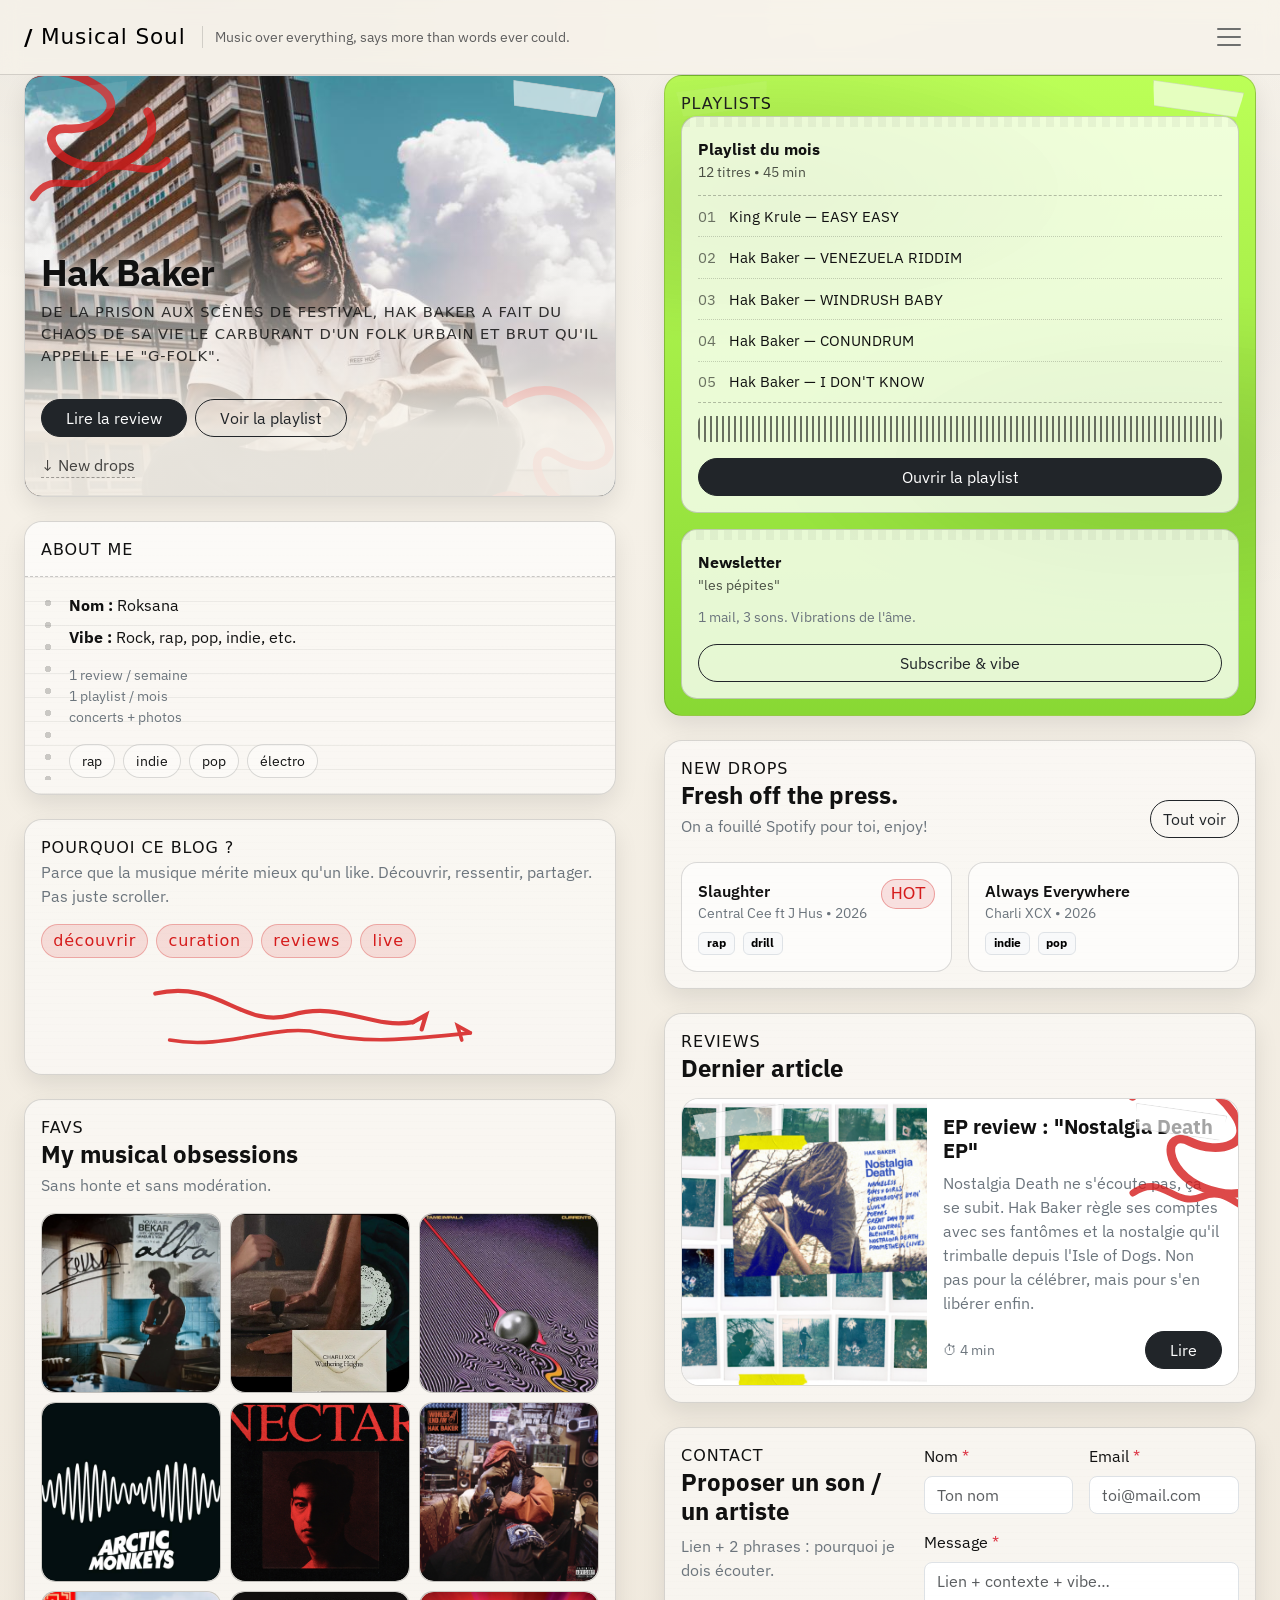
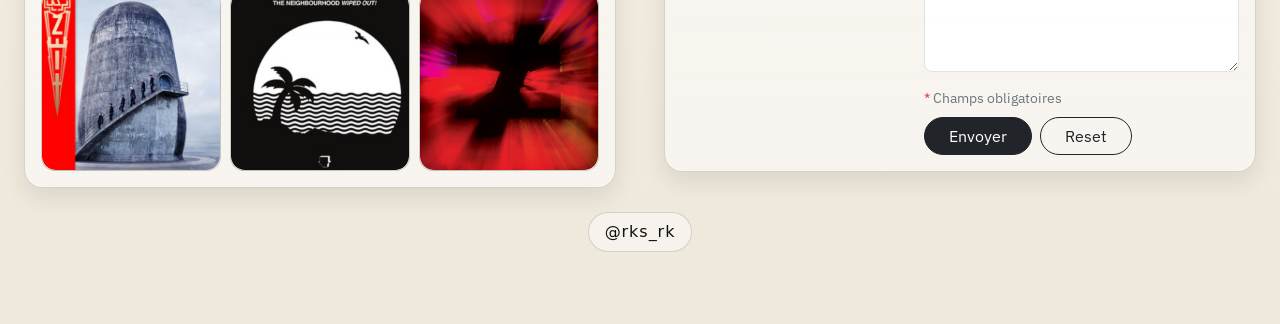
<file: index.html>
<!DOCTYPE html>
<html lang="fr">
<head>
  <meta charset="utf-8" />
  <meta name="viewport" content="width=device-width, initial-scale=1" />

  <title>Musical Soul — blog musique</title>
  <meta name="description" content="Musical Soul — un blog musique indépendant : reviews, playlists, nouveautés et concerts. Pas de comm', juste des sons." />

  <meta property="og:title" content="Musical Soul — blog musique" />
  <meta property="og:description" content="Parce que la musique mérite mieux qu'un like." />
  <meta property="og:type" content="website" />
  <meta property="og:image" content="img/og-cover.jpg" />
  <meta property="og:url" content="https://tonpseudo.github.io/tape-zine/" />

  <link href="https://cdn.jsdelivr.net/npm/bootstrap@5.3.3/dist/css/bootstrap.min.css" rel="stylesheet">
  <link rel="preconnect" href="https://fonts.googleapis.com">
  <link rel="preconnect" href="https://fonts.gstatic.com" crossorigin>
  <link href="https://fonts.googleapis.com/css2?family=Permanent+Marker&family=IBM+Plex+Sans:wght@300;400;600;700&display=swap" rel="stylesheet">
  <link rel="stylesheet" href="project.css" />
</head>

<body class="zine-bg">

  <div class="taplink-wrap mx-auto">

    <header class="zine-top sticky-top">
      <nav class="navbar py-3">
        <div class="container-fluid px-3 px-md-4">
          <a class="navbar-brand d-flex align-items-center gap-2" href="index.html">
            <span class="brand-slash">/</span>
            <span class="brand-name">Musical Soul</span>
            <span class="brand-sub d-none d-md-inline">Music over everything, says more than words ever could.</span>
          </a>

          <button class="navbar-toggler border-0 zine-burger" type="button"
                  data-bs-toggle="offcanvas" data-bs-target="#navDrawer" aria-controls="navDrawer"
                  aria-label="Ouvrir le menu">
            <span class="navbar-toggler-icon"></span>
          </button>

          <div class="offcanvas offcanvas-end" tabindex="-1" id="navDrawer" aria-labelledby="navDrawerLabel">
            <div class="offcanvas-header">
              <h5 class="offcanvas-title" id="navDrawerLabel">Menu</h5>
              <button type="button" class="btn-close" data-bs-dismiss="offcanvas" aria-label="Fermer"></button>
            </div>
            <div class="offcanvas-body">
              <div class="d-grid gap-2">
                <a class="btn btn-outline-dark rounded-pill" href="index.html" data-bs-dismiss="offcanvas">Accueil</a>
                <a class="btn btn-dark rounded-pill" href="index3.html" data-bs-dismiss="offcanvas">Drops</a>
                <a class="btn btn-outline-dark rounded-pill" href="#reviews" data-bs-dismiss="offcanvas">Reviews</a>
                <a class="btn btn-outline-dark rounded-pill" href="index2.html" data-bs-dismiss="offcanvas">Playlist</a>
                <a class="btn btn-outline-dark rounded-pill" href="#contact" data-bs-dismiss="offcanvas">Contact</a>
              </div>
            </div>
          </div>

        </div>
      </nav>
    </header>

    <main class="px-3 px-md-4 pb-4 pb-md-5">

      <div class="row g-4 g-md-5">

        <!-- Colonne de gauche -->
        <div class="col-lg-6">

          <section class="zcard poster taped reveal">
            <div class="poster-media">
              <img src="hak-portrait.jpg" alt="Hak Baker, artiste folk urbain britannique" class="poster-img">
              <div class="poster-scribble s1" aria-hidden="true"></div>
              <div class="poster-scribble s2" aria-hidden="true"></div>
            </div>

            <div class="poster-overlay">
              <h1 class="title">Hak Baker</h1>
              <p class="marker small">
                De la prison aux scènes de festival, Hak Baker a fait du chaos de sa vie le carburant d'un folk urbain et brut qu'il appelle le "G-folk".
              </p>
              <div class="d-flex gap-2 flex-wrap mt-3">
                <a class="btn btn-dark rounded-pill px-4" href="#reviews">Lire la review</a>
                <a class="btn btn-outline-dark rounded-pill px-4" href="#playlists">Voir la playlist</a>
              </div>
              <a class="mini-btn mt-3" href="#drops">↓ New drops</a>
            </div>
          </section>

          <section class="zcard notebook reveal delay-1 mt-4">
            <div class="notebook-title">
              <span class="marker">ABOUT ME</span>
            </div>
            <div class="notebook-page">
              <div class="notebook-spiral" aria-hidden="true"></div>
              <div class="notebook-content">
                <p class="mb-2"><span class="k">Nom :</span> Roksana</p>
                <p class="mb-3"><span class="k">Vibe :</span> Rock, rap, pop, indie, etc.</p>
                <ul class="small text-secondary mb-3">
                  <li>1 review / semaine</li>
                  <li>1 playlist / mois</li>
                  <li>concerts + photos</li>
                </ul>
                <div class="d-flex flex-wrap gap-2">
                  <span class="chip">rap</span>
                  <span class="chip">indie</span>
                  <span class="chip">pop</span>
                  <span class="chip">électro</span>
                </div>
              </div>
            </div>
          </section>

          <section class="zcard why reveal delay-2 mt-4">
            <div class="marker">Pourquoi ce blog ?</div>
            <p class="text-secondary mb-3">
              Parce que la musique mérite mieux qu'un like. Découvrir, ressentir, partager. Pas juste scroller.
            </p>
            <div class="why-badges">
              <span class="why-pill">découvrir</span>
              <span class="why-pill">curation</span>
              <span class="why-pill">reviews</span>
              <span class="why-pill">live</span>
            </div>
            <div class="why-arrows" aria-hidden="true"></div>
          </section>

          <!-- FAVS -->
          <section id="cases" class="zcard reveal delay-2 mt-4">
            <div class="d-flex align-items-end justify-content-between gap-3 flex-wrap">
              <div>
                <div class="marker">FAVS</div>
                <h2 class="h4 fw-bold mb-1">My musical obsessions</h2>
                <p class="text-secondary mb-0">Sans honte et sans modération.</p>
              </div>
            </div>
            <div class="cases-grid mt-3">
              <div class="case-tile"><img src="img.jpg" alt="Pochette d'album — sélection musicale"></div>
              <div class="case-tile"><img src="img1.jpg" alt="Pochette d'album — sélection musicale"></div>
              <div class="case-tile"><img src="img2.jpg" alt="Pochette d'album — sélection musicale"></div>
              <div class="case-tile"><img src="img3.jpg" alt="Pochette d'album — sélection musicale"></div>
              <div class="case-tile"><img src="img4.jpg" alt="Pochette d'album — sélection musicale"></div>
              <div class="case-tile"><img src="img5.jpg" alt="Pochette d'album — sélection musicale"></div>
              <div class="case-tile"><img src="img6.jpg" alt="Pochette d'album — sélection musicale"></div>
              <div class="case-tile"><img src="img10.jpg" alt="Pochette d'album — sélection musicale"></div>
              <div class="case-tile"><img src="img8.jpg" alt="Pochette d'album — sélection musicale"></div>
            </div>
          </section>

        </div>

        <!-- Colonne de droite -->
        <div class="col-lg-6">

          <section id="playlists" class="zcard green taped reveal">
            <div class="marker">PLAYLISTS</div>
            <div class="receipt lift">
              <div class="receipt-top">
                <div class="receipt-title">Playlist du mois</div>
                <div class="receipt-sub">12 titres • 45 min</div>
              </div>
              <ol class="receipt-list">
                <li><span>01</span><span>King Krule — EASY EASY</span></li>
                <li><span>02</span><span>Hak Baker — VENEZUELA RIDDIM</span></li>
                <li><span>03</span><span>Hak Baker — WINDRUSH BABY</span></li>
                <li><span>04</span><span>Hak Baker — CONUNDRUM</span></li>
                <li><span>05</span><span>Hak Baker — I DON'T KNOW</span></li>
              </ol>
              <div class="barcode" aria-hidden="true"></div>
              <a class="btn btn-dark rounded-pill w-100 mt-3" href="index2.html">Ouvrir la playlist</a>
            </div>

            <div class="receipt lift mt-3">
              <div class="receipt-top">
                <div class="receipt-title">Newsletter</div>
                <div class="receipt-sub">"les pépites"</div>
              </div>
              <div class="small text-secondary">
                1 mail, 3 sons. Vibrations de l'âme.
              </div>
              <div class="d-grid mt-3">
                <a class="btn btn-outline-dark rounded-pill" href="#contact">Subscribe &amp; vibe</a>
              </div>
            </div>
          </section>

          <!-- DROPS -->
          <section id="drops" class="zcard reveal delay-1 mt-4">
            <div class="d-flex align-items-end justify-content-between gap-3 flex-wrap">
              <div>
                <div class="marker">NEW DROPS</div>
                <h2 class="h4 fw-bold mb-1">Fresh off the press.</h2>
                <p class="text-secondary mb-0">On a fouillé Spotify pour toi, enjoy!</p>
              </div>
              <a class="btn btn-outline-dark rounded-pill" href="index3.html">Tout voir</a>
            </div>

            <div class="row g-3 mt-2">
              <div class="col-md-6">
                <article class="paper lift">
                  <div class="paper-body">
                    <div class="d-flex justify-content-between align-items-start gap-2">
                      <div>
                        <div class="fw-semibold">Slaughter</div>
                        <div class="small text-secondary">Central Cee ft J Hus • 2026</div>
                      </div>
                      <span class="sticker"
                            data-bs-toggle="tooltip"
                            data-bs-placement="top"
                            title="Drop de la semaine sélectionné par la rédac">HOT</span>
                    </div>
                    <div class="d-flex gap-2 flex-wrap mt-2">
                      <span class="badge text-bg-light border">rap</span>
                      <span class="badge text-bg-light border">drill</span>
                    </div>
                  </div>
                </article>
              </div>

              <div class="col-md-6">
                <article class="paper lift">
                  <div class="paper-body">
                    <div class="fw-semibold">Always Everywhere</div>
                    <div class="small text-secondary">Charli XCX • 2026</div>
                    <div class="d-flex gap-2 flex-wrap mt-2">
                      <span class="badge text-bg-light border">indie</span>
                      <span class="badge text-bg-light border">pop</span>
                    </div>
                  </div>
                </article>
              </div>
            </div>
          </section>

          <!-- REVIEWS -->
          <section id="reviews" class="zcard reveal delay-2 mt-4">
            <div class="marker">REVIEWS</div>
            <h2 class="h4 fw-bold mb-3">Dernier article</h2>

            <article class="post lift taped">
              <div class="post-grid">
                <div class="post-cover">
                  <img src="post1.jpg" class="w-100 h-100 object-fit-cover" alt="Pochette du Nostalgia Death EP de Hak Baker">
                </div>
                <div class="post-content">
                  <h3 class="h5 fw-bold mb-2">EP review : "Nostalgia Death EP"</h3>
                  <p class="text-secondary mb-3">
                    Nostalgia Death ne s'écoute pas, ça se subit. Hak Baker règle ses comptes avec ses fantômes et la nostalgie qu'il trimballe depuis l'Isle of Dogs. Non pas pour la célébrer, mais pour s'en libérer enfin.
                  </p>
                  <div class="d-flex justify-content-between align-items-center flex-wrap gap-2">
                    <span class="small text-secondary">⏱ 4 min</span>
                    <a class="btn btn-dark rounded-pill px-4" href="#">Lire</a>
                  </div>
                </div>
              </div>
              <div class="poster-scribble s3" aria-hidden="true"></div>
            </article>
          </section>

          <!-- CONTACT -->
          <section id="contact" class="zcard reveal delay-2 mt-4">
            <div class="row g-4 align-items-start">
              <div class="col-lg-5">
                <div class="marker">CONTACT</div>
                <h2 class="h4 fw-bold mb-2">Proposer un son / un artiste</h2>
                <p class="text-secondary mb-0">Lien + 2 phrases : pourquoi je dois écouter.</p>
              </div>

              <div class="col-lg-7">
                <form class="row g-3" novalidate>

                  <div class="col-md-6">
                    <label class="form-label" for="contact-nom">
                      Nom <span aria-hidden="true" class="text-danger">*</span>
                    </label>
                    <input class="form-control rounded-3" type="text" id="contact-nom" name="nom"
                      placeholder="Ton nom" required aria-required="true" />
                    <div class="invalid-feedback">Merci d'indiquer ton nom.</div>
                  </div>

                  <div class="col-md-6">
                    <label class="form-label" for="contact-email">
                      Email <span aria-hidden="true" class="text-danger">*</span>
                    </label>
                    <input class="form-control rounded-3" type="email" id="contact-email" name="email"
                      placeholder="toi@mail.com" required aria-required="true" />
                    <div class="invalid-feedback">Adresse email invalide ou manquante.</div>
                  </div>

                  <div class="col-12">
                    <label class="form-label" for="contact-message">
                      Message <span aria-hidden="true" class="text-danger">*</span>
                    </label>
                    <textarea class="form-control rounded-3" id="contact-message" name="message"
                      rows="4" placeholder="Lien + contexte + vibe…" required aria-required="true"></textarea>
                    <div class="invalid-feedback">Le message ne peut pas être vide.</div>
                  </div>

                  <div class="col-12">
                    <p class="small text-secondary mb-2">
                      <span aria-hidden="true" class="text-danger">*</span> Champs obligatoires
                    </p>
                    <div class="d-flex gap-2 flex-wrap">
                      <button type="submit" class="btn btn-dark rounded-pill px-4"
                        data-bs-toggle="tooltip" data-bs-placement="top"
                        title="Ton message sera traité sous 48h">
                        Envoyer
                      </button>
                      <button type="reset" class="btn btn-outline-dark rounded-pill px-4">Reset</button>
                    </div>
                  </div>

                </form>
              </div>
            </div>
          </section>

        </div>
      </div>

      <footer class="py-4 text-center">
        <div class="handle">@rks_rk</div>
      </footer>

    </main>
  </div>

  <script src="https://cdn.jsdelivr.net/npm/bootstrap@5.3.3/dist/js/bootstrap.bundle.min.js"></script>
  <script>
    const tooltipEls = document.querySelectorAll('[data-bs-toggle="tooltip"]');
    tooltipEls.forEach(el => new bootstrap.Tooltip(el));

    const form = document.querySelector('form');
    form.addEventListener('submit', function (e) {
      if (!form.checkValidity()) {
        e.preventDefault();
        e.stopPropagation();
      }
      form.classList.add('was-validated');
    });
  </script>

</body>
</html>
</file>
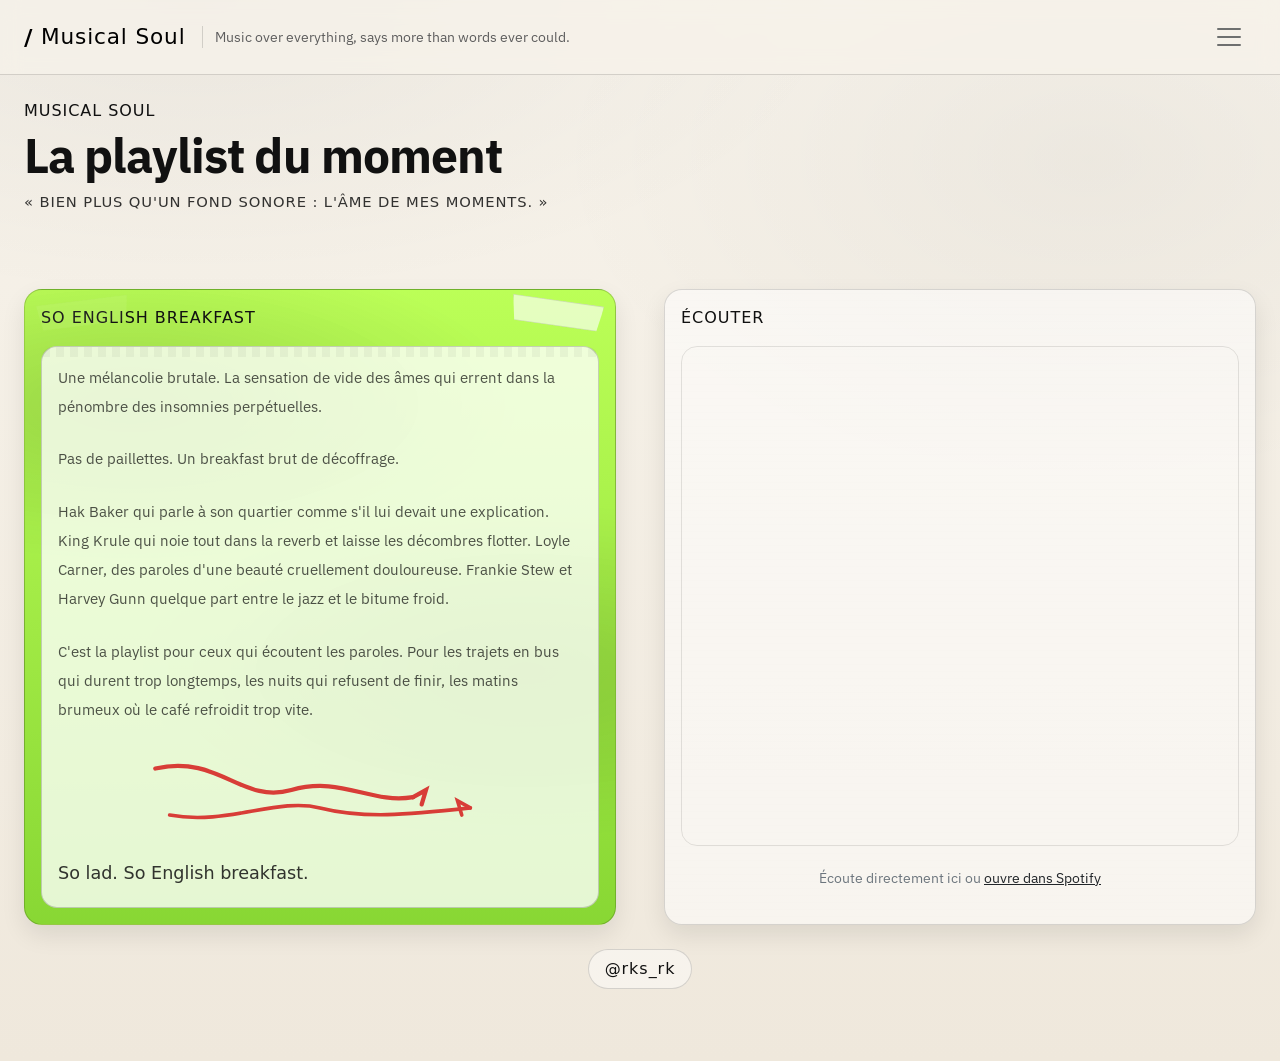
<file: index2.html>
<!doctype html>
<html lang="fr">
<head>
  <meta charset="utf-8" />
  <meta name="viewport" content="width=device-width, initial-scale=1" />

  <title>Musical Soul — Playlist</title>
  <meta name="description" content="La playlist du moment sélectionnée par Musical Soul — écoute, ressens, découvre." />

  <meta property="og:title" content="Musical Soul — Playlist" />
  <meta property="og:description" content="La playlist du moment sélectionnée par Musical Soul." />
  <meta property="og:type" content="website" />
  <meta property="og:image" content="img/og-cover.jpg" />
  <meta property="og:url" content="https://tonpseudo.github.io/tape-zine/index2.html" />

  <link href="https://cdn.jsdelivr.net/npm/bootstrap@5.3.3/dist/css/bootstrap.min.css" rel="stylesheet">
  <link rel="preconnect" href="https://fonts.googleapis.com">
  <link rel="preconnect" href="https://fonts.gstatic.com" crossorigin>
  <link href="https://fonts.googleapis.com/css2?family=Permanent+Marker&family=IBM+Plex+Sans:wght@300;400;600;700&display=swap" rel="stylesheet">
  <link rel="stylesheet" href="project.css" />
</head>

<body class="zine-bg">

  <div class="taplink-wrap">

    <header class="zine-top sticky-top">
      <nav class="navbar py-3">
        <div class="container-fluid px-3 px-md-4">
          <a class="navbar-brand d-flex align-items-center gap-2" href="index.html">
            <span class="brand-slash">/</span>
            <span class="brand-name">Musical Soul</span>
            <span class="brand-sub d-none d-md-inline">Music over everything, says more than words ever could.</span>
          </a>

          <button class="navbar-toggler border-0 zine-burger" type="button"
                  data-bs-toggle="offcanvas" data-bs-target="#navDrawer" aria-controls="navDrawer"
                  aria-label="Ouvrir le menu">
            <span class="navbar-toggler-icon"></span>
          </button>

          <div class="offcanvas offcanvas-end" tabindex="-1" id="navDrawer" aria-labelledby="navDrawerLabel">
            <div class="offcanvas-header">
              <h5 class="offcanvas-title" id="navDrawerLabel">Menu</h5>
              <button type="button" class="btn-close" data-bs-dismiss="offcanvas" aria-label="Fermer"></button>
            </div>
            <div class="offcanvas-body">
              <div class="d-grid gap-2">
                <a class="btn btn-outline-dark rounded-pill" href="index.html" data-bs-dismiss="offcanvas">Accueil</a>
                <a class="btn btn-outline-dark rounded-pill" href="index3.html" data-bs-dismiss="offcanvas">Drops</a>
                <a class="btn btn-outline-dark rounded-pill" href="index.html#reviews" data-bs-dismiss="offcanvas">Reviews</a>
                <a class="btn btn-dark rounded-pill" href="index2.html" data-bs-dismiss="offcanvas">Playlist</a>
                <a class="btn btn-outline-dark rounded-pill" href="index.html#contact" data-bs-dismiss="offcanvas">Contact</a>
              </div>
            </div>
          </div>

        </div>
      </nav>
    </header>

    <main class="px-3 px-md-4 pb-4 pb-md-5">

      <div class="pt-4 pb-2 reveal">
        <div class="marker">Musical Soul</div>
        <h1 class="playlist-title">La playlist du moment</h1>
        <p class="marker small">« Bien plus qu'un fond sonore : l'âme de mes moments. »</p>
      </div>

      <div class="row g-4 g-md-5 mt-1">

        <!-- Colonne de gauche -->
        <div class="col-lg-6">
          <section class="zcard green taped reveal h-100">
            <div class="marker mb-3">So English Breakfast</div>

            <div class="receipt receipt-playlist">
              <p class="mb-4">
                Une mélancolie brutale. La sensation de vide des âmes qui errent dans la pénombre des insomnies perpétuelles.
              </p>
              <p class="mb-4">
                Pas de paillettes. Un breakfast brut de décoffrage.
              </p>
              <p class="mb-4">
                Hak Baker qui parle à son quartier comme s'il lui devait une explication. King Krule qui noie tout dans la reverb et laisse les décombres flotter. Loyle Carner, des paroles d'une beauté cruellement douloureuse. Frankie Stew et Harvey Gunn quelque part entre le jazz et le bitume froid.
              </p>
              <p class="mb-4">
                C'est la playlist pour ceux qui écoutent les paroles. Pour les trajets en bus qui durent trop longtemps, les nuits qui refusent de finir, les matins brumeux où le café refroidit trop vite.
              </p>
              <div class="why-arrows mb-4" aria-hidden="true"></div>
              <p class="playlist-signature mb-0">So lad. So English breakfast.</p>
            </div>
          </section>
        </div>

        <!-- Colonne de droite -->
        <div class="col-lg-6">
          <section class="zcard reveal delay-1 h-100">
            <div class="marker mb-3">ÉCOUTER</div>

            <iframe
              id="spotify-player"
              src="https://open.spotify.com/embed/playlist/4mygQTchxKr0xChLAaRm3v?utm_source=generator"
              width="100%"
              height="500"
              frameborder="0"
              allowfullscreen=""
              allow="autoplay; clipboard-write; encrypted-media; fullscreen; picture-in-picture"
              loading="lazy"
              title="So lad so English breakfast — Musical Soul"
              class="spotify-embed">
            </iframe>

            <p class="small text-secondary mt-3 mb-0 text-center">
              Écoute directement ici ou <a href="https://open.spotify.com/playlist/4mygQTchxKr0xChLAaRm3v" target="_blank" rel="noopener" class="text-dark">ouvre dans Spotify</a>
            </p>
          </section>
        </div>

      </div>

      <footer class="py-4 text-center">
        <div class="handle">@rks_rk</div>
      </footer>

    </main>
  </div>

  <script src="https://cdn.jsdelivr.net/npm/bootstrap@5.3.3/dist/js/bootstrap.bundle.min.js"></script>
  <script>
    const tooltipEls = document.querySelectorAll('[data-bs-toggle="tooltip"]');
    tooltipEls.forEach(el => new bootstrap.Tooltip(el));
  </script>

</body>
</html>
</file>
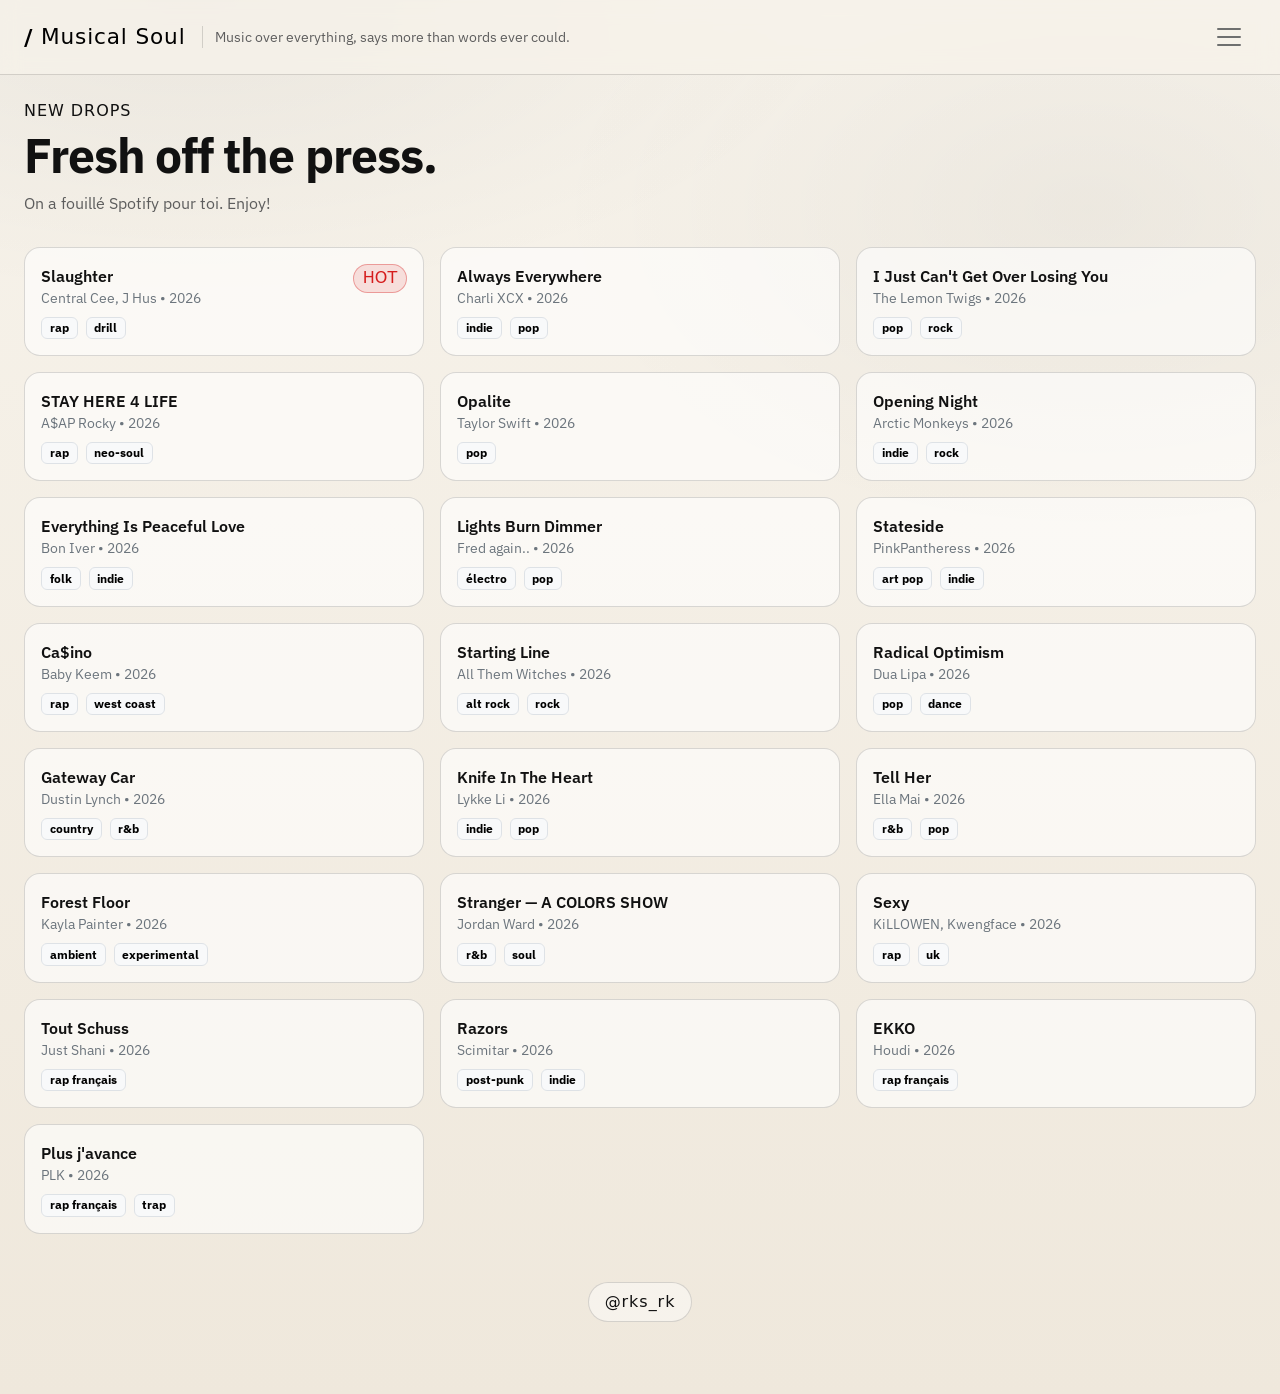
<file: index3.html>
<!doctype html>
<html lang="fr">
<head>
  <meta charset="utf-8" />
  <meta name="viewport" content="width=device-width, initial-scale=1" />

  <title>Musical Soul — New Drops</title>
  <meta name="description" content="Toutes les sorties 2026 sélectionnées par Musical Soul — fresh off the press." />

  <meta property="og:title" content="Musical Soul — New Drops" />
  <meta property="og:description" content="Les meilleures sorties 2026, triées sur le volet." />
  <meta property="og:type" content="website" />
  <meta property="og:image" content="img/og-cover.jpg" />
  <meta property="og:url" content="https://tonpseudo.github.io/tape-zine/index3.html" />

  <link href="https://cdn.jsdelivr.net/npm/bootstrap@5.3.3/dist/css/bootstrap.min.css" rel="stylesheet">
  <link rel="preconnect" href="https://fonts.googleapis.com">
  <link rel="preconnect" href="https://fonts.gstatic.com" crossorigin>
  <link href="https://fonts.googleapis.com/css2?family=Permanent+Marker&family=IBM+Plex+Sans:wght@300;400;600;700&display=swap" rel="stylesheet">
  <link rel="stylesheet" href="project.css" />
</head>

<body class="zine-bg">

  <div class="taplink-wrap">

    <header class="zine-top sticky-top">
      <nav class="navbar py-3">
        <div class="container-fluid px-3 px-md-4">
          <a class="navbar-brand d-flex align-items-center gap-2" href="index.html">
            <span class="brand-slash">/</span>
            <span class="brand-name">Musical Soul</span>
            <span class="brand-sub d-none d-md-inline">Music over everything, says more than words ever could.</span>
          </a>

          <button class="navbar-toggler border-0 zine-burger" type="button"
                  data-bs-toggle="offcanvas" data-bs-target="#navDrawer" aria-controls="navDrawer"
                  aria-label="Ouvrir le menu">
            <span class="navbar-toggler-icon"></span>
          </button>

          <div class="offcanvas offcanvas-end" tabindex="-1" id="navDrawer" aria-labelledby="navDrawerLabel">
            <div class="offcanvas-header">
              <h5 class="offcanvas-title" id="navDrawerLabel">Menu</h5>
              <button type="button" class="btn-close" data-bs-dismiss="offcanvas" aria-label="Fermer"></button>
            </div>
            <div class="offcanvas-body">
              <div class="d-grid gap-2">
                <a class="btn btn-outline-dark rounded-pill" href="index.html" data-bs-dismiss="offcanvas">Accueil</a>
                <a class="btn btn-dark rounded-pill" href="index3.html" data-bs-dismiss="offcanvas">Drops</a>
                <a class="btn btn-outline-dark rounded-pill" href="index.html#reviews" data-bs-dismiss="offcanvas">Reviews</a>
                <a class="btn btn-outline-dark rounded-pill" href="index2.html" data-bs-dismiss="offcanvas">Playlist</a>
                <a class="btn btn-outline-dark rounded-pill" href="index.html#contact" data-bs-dismiss="offcanvas">Contact</a>
              </div>
            </div>
          </div>
        </div>
      </nav>
    </header>

    <main class="px-3 px-md-4 pb-4 pb-md-5">

      <div class="pt-4 pb-3 reveal">
        <div class="marker">NEW DROPS</div>
        <h1 class="drops-title">Fresh off the press.</h1>
        <p class="desc">On a fouillé Spotify pour toi. Enjoy!</p>
      </div>

      <div class="row g-3 reveal delay-1">

        <div class="col-12 col-md-6 col-lg-4">
          <article class="paper lift h-100">
            <div class="paper-body">
              <div class="d-flex justify-content-between align-items-start gap-2">
                <div>
                  <div class="fw-semibold">Slaughter</div>
                  <div class="small text-secondary">Central Cee, J Hus • 2026</div>
                </div>
                <span class="sticker" data-bs-toggle="tooltip" data-bs-placement="top" title="Drop de la semaine">HOT</span>
              </div>
              <div class="d-flex gap-2 flex-wrap mt-2">
                <span class="badge text-bg-light border">rap</span>
                <span class="badge text-bg-light border">drill</span>
              </div>
            </div>
          </article>
        </div>

        <div class="col-12 col-md-6 col-lg-4">
          <article class="paper lift h-100">
            <div class="paper-body">
              <div class="fw-semibold">Always Everywhere</div>
              <div class="small text-secondary">Charli XCX • 2026</div>
              <div class="d-flex gap-2 flex-wrap mt-2">
                <span class="badge text-bg-light border">indie</span>
                <span class="badge text-bg-light border">pop</span>
              </div>
            </div>
          </article>
        </div>

        <div class="col-12 col-md-6 col-lg-4">
          <article class="paper lift h-100">
            <div class="paper-body">
              <div class="fw-semibold">I Just Can't Get Over Losing You</div>
              <div class="small text-secondary">The Lemon Twigs • 2026</div>
              <div class="d-flex gap-2 flex-wrap mt-2">
                <span class="badge text-bg-light border">pop</span>
                <span class="badge text-bg-light border">rock</span>
              </div>
            </div>
          </article>
        </div>

        <div class="col-12 col-md-6 col-lg-4">
          <article class="paper lift h-100">
            <div class="paper-body">
              <div class="fw-semibold">STAY HERE 4 LIFE</div>
              <div class="small text-secondary">A$AP Rocky • 2026</div>
              <div class="d-flex gap-2 flex-wrap mt-2">
                <span class="badge text-bg-light border">rap</span>
                <span class="badge text-bg-light border">neo-soul</span>
              </div>
            </div>
          </article>
        </div>

        <div class="col-12 col-md-6 col-lg-4">
          <article class="paper lift h-100">
            <div class="paper-body">
              <div class="fw-semibold">Opalite</div>
              <div class="small text-secondary">Taylor Swift • 2026</div>
              <div class="d-flex gap-2 flex-wrap mt-2">
                <span class="badge text-bg-light border">pop</span>
              </div>
            </div>
          </article>
        </div>

        <div class="col-12 col-md-6 col-lg-4">
          <article class="paper lift h-100">
            <div class="paper-body">
              <div class="fw-semibold">Opening Night</div>
              <div class="small text-secondary">Arctic Monkeys • 2026</div>
              <div class="d-flex gap-2 flex-wrap mt-2">
                <span class="badge text-bg-light border">indie</span>
                <span class="badge text-bg-light border">rock</span>
              </div>
            </div>
          </article>
        </div>

        <div class="col-12 col-md-6 col-lg-4">
          <article class="paper lift h-100">
            <div class="paper-body">
              <div class="fw-semibold">Everything Is Peaceful Love</div>
              <div class="small text-secondary">Bon Iver • 2026</div>
              <div class="d-flex gap-2 flex-wrap mt-2">
                <span class="badge text-bg-light border">folk</span>
                <span class="badge text-bg-light border">indie</span>
              </div>
            </div>
          </article>
        </div>

        <div class="col-12 col-md-6 col-lg-4">
          <article class="paper lift h-100">
            <div class="paper-body">
              <div class="fw-semibold">Lights Burn Dimmer</div>
              <div class="small text-secondary">Fred again.. • 2026</div>
              <div class="d-flex gap-2 flex-wrap mt-2">
                <span class="badge text-bg-light border">électro</span>
                <span class="badge text-bg-light border">pop</span>
              </div>
            </div>
          </article>
        </div>

        <div class="col-12 col-md-6 col-lg-4">
          <article class="paper lift h-100">
            <div class="paper-body">
              <div class="fw-semibold">Stateside</div>
              <div class="small text-secondary">PinkPantheress • 2026</div>
              <div class="d-flex gap-2 flex-wrap mt-2">
                <span class="badge text-bg-light border">art pop</span>
                <span class="badge text-bg-light border">indie</span>
              </div>
            </div>
          </article>
        </div>

        <div class="col-12 col-md-6 col-lg-4">
          <article class="paper lift h-100">
            <div class="paper-body">
              <div class="fw-semibold">Ca$ino</div>
              <div class="small text-secondary">Baby Keem • 2026</div>
              <div class="d-flex gap-2 flex-wrap mt-2">
                <span class="badge text-bg-light border">rap</span>
                <span class="badge text-bg-light border">west coast</span>
              </div>
            </div>
          </article>
        </div>

        <div class="col-12 col-md-6 col-lg-4">
          <article class="paper lift h-100">
            <div class="paper-body">
              <div class="fw-semibold">Starting Line</div>
              <div class="small text-secondary">All Them Witches • 2026</div>
              <div class="d-flex gap-2 flex-wrap mt-2">
                <span class="badge text-bg-light border">alt rock</span>
                <span class="badge text-bg-light border">rock</span>
              </div>
            </div>
          </article>
        </div>

        <div class="col-12 col-md-6 col-lg-4">
          <article class="paper lift h-100">
            <div class="paper-body">
              <div class="fw-semibold">Radical Optimism</div>
              <div class="small text-secondary">Dua Lipa • 2026</div>
              <div class="d-flex gap-2 flex-wrap mt-2">
                <span class="badge text-bg-light border">pop</span>
                <span class="badge text-bg-light border">dance</span>
              </div>
            </div>
          </article>
        </div>

        <div class="col-12 col-md-6 col-lg-4">
          <article class="paper lift h-100">
            <div class="paper-body">
              <div class="fw-semibold">Gateway Car</div>
              <div class="small text-secondary">Dustin Lynch • 2026</div>
              <div class="d-flex gap-2 flex-wrap mt-2">
                <span class="badge text-bg-light border">country</span>
                <span class="badge text-bg-light border">r&amp;b</span>
              </div>
            </div>
          </article>
        </div>

        <div class="col-12 col-md-6 col-lg-4">
          <article class="paper lift h-100">
            <div class="paper-body">
              <div class="fw-semibold">Knife In The Heart</div>
              <div class="small text-secondary">Lykke Li • 2026</div>
              <div class="d-flex gap-2 flex-wrap mt-2">
                <span class="badge text-bg-light border">indie</span>
                <span class="badge text-bg-light border">pop</span>
              </div>
            </div>
          </article>
        </div>

        <div class="col-12 col-md-6 col-lg-4">
          <article class="paper lift h-100">
            <div class="paper-body">
              <div class="fw-semibold">Tell Her</div>
              <div class="small text-secondary">Ella Mai • 2026</div>
              <div class="d-flex gap-2 flex-wrap mt-2">
                <span class="badge text-bg-light border">r&amp;b</span>
                <span class="badge text-bg-light border">pop</span>
              </div>
            </div>
          </article>
        </div>

        <div class="col-12 col-md-6 col-lg-4">
          <article class="paper lift h-100">
            <div class="paper-body">
              <div class="fw-semibold">Forest Floor</div>
              <div class="small text-secondary">Kayla Painter • 2026</div>
              <div class="d-flex gap-2 flex-wrap mt-2">
                <span class="badge text-bg-light border">ambient</span>
                <span class="badge text-bg-light border">experimental</span>
              </div>
            </div>
          </article>
        </div>

        <div class="col-12 col-md-6 col-lg-4">
          <article class="paper lift h-100">
            <div class="paper-body">
              <div class="fw-semibold">Stranger — A COLORS SHOW</div>
              <div class="small text-secondary">Jordan Ward • 2026</div>
              <div class="d-flex gap-2 flex-wrap mt-2">
                <span class="badge text-bg-light border">r&amp;b</span>
                <span class="badge text-bg-light border">soul</span>
              </div>
            </div>
          </article>
        </div>

        <div class="col-12 col-md-6 col-lg-4">
          <article class="paper lift h-100">
            <div class="paper-body">
              <div class="fw-semibold">Sexy</div>
              <div class="small text-secondary">KiLLOWEN, Kwengface • 2026</div>
              <div class="d-flex gap-2 flex-wrap mt-2">
                <span class="badge text-bg-light border">rap</span>
                <span class="badge text-bg-light border">uk</span>
              </div>
            </div>
          </article>
        </div>

        <div class="col-12 col-md-6 col-lg-4">
          <article class="paper lift h-100">
            <div class="paper-body">
              <div class="fw-semibold">Tout Schuss</div>
              <div class="small text-secondary">Just Shani • 2026</div>
              <div class="d-flex gap-2 flex-wrap mt-2">
                <span class="badge text-bg-light border">rap français</span>
              </div>
            </div>
          </article>
        </div>

        <div class="col-12 col-md-6 col-lg-4">
          <article class="paper lift h-100">
            <div class="paper-body">
              <div class="fw-semibold">Razors</div>
              <div class="small text-secondary">Scimitar • 2026</div>
              <div class="d-flex gap-2 flex-wrap mt-2">
                <span class="badge text-bg-light border">post-punk</span>
                <span class="badge text-bg-light border">indie</span>
              </div>
            </div>
          </article>
        </div>

        <div class="col-12 col-md-6 col-lg-4">
          <article class="paper lift h-100">
            <div class="paper-body">
              <div class="fw-semibold">EKKO</div>
              <div class="small text-secondary">Houdi • 2026</div>
              <div class="d-flex gap-2 flex-wrap mt-2">
                <span class="badge text-bg-light border">rap français</span>
              </div>
            </div>
          </article>
        </div>

        <div class="col-12 col-md-6 col-lg-4">
          <article class="paper lift h-100">
            <div class="paper-body">
              <div class="fw-semibold">Plus j'avance</div>
              <div class="small text-secondary">PLK • 2026</div>
              <div class="d-flex gap-2 flex-wrap mt-2">
                <span class="badge text-bg-light border">rap français</span>
                <span class="badge text-bg-light border">trap</span>
              </div>
            </div>
          </article>
        </div>

      </div>

      <footer class="py-4 text-center mt-4">
        <div class="handle">@rks_rk</div>
      </footer>

    </main>
  </div>

  <script src="https://cdn.jsdelivr.net/npm/bootstrap@5.3.3/dist/js/bootstrap.bundle.min.js"></script>
  <script>
    const tooltipEls = document.querySelectorAll('[data-bs-toggle="tooltip"]');
    tooltipEls.forEach(el => new bootstrap.Tooltip(el));
  </script>

</body>
</html>
</file>
<file: project.css>
:root{
  --ink:#111;
  --muted:#5d5d5d;
  --paper:#f7f3eb;
  --paper2:#efe8dc;
  --line: rgba(0,0,0,.14);

  --red:#d51c1c;
  --green1:#b8ff4f;
  --green2:#82d62a;

  --radius: 18px;
  --shadow: 0 18px 45px rgba(0,0,0,.12);
  --shadowSoft: 0 10px 25px rgba(0,0,0,.09);
}

*{ box-sizing:border-box; margin:0; padding:0; }

.zine-bg{
  font-family: 'IBM Plex Sans', sans-serif;
  font-size: 1rem;
  color: var(--ink);
  background:
    radial-gradient(1100px 500px at 15% 0%, rgba(0,0,0,.05), transparent 60%),
    radial-gradient(900px 550px at 85% 15%, rgba(0,0,0,.04), transparent 60%),
    linear-gradient(180deg, var(--paper), var(--paper2));
}

body {
  overflow-x: hidden;
}

.taplink-wrap{
  width: 100%;
  min-height: 100vh;
  overflow-x: hidden;
}

.zine-top{
  background: rgba(247,243,235,.72);
  backdrop-filter: blur(10px);
  border-bottom: 1px solid var(--line);
}

.brand-slash{ font-weight: 900; }
.brand-name{
  font-family: "Permanent Marker", system-ui;
  font-size: 1.35rem;
  letter-spacing: .04em;
}
.brand-sub{
  color: var(--muted);
  font-size: .9rem;
  border-left: 1px solid var(--line);
  padding-left: .75rem;
  margin-left: .5rem;
}

.zine-burger{
  opacity: .85;
  transition: transform .2s ease, opacity .2s ease;
}
.zine-burger:hover{ transform: rotate(-2deg); opacity: 1; }

.marker{
  font-family: "Permanent Marker", system-ui;
  letter-spacing: .06em;
  text-transform: uppercase;
}
.marker.small{ font-size: .92rem; opacity: .85; }

.title{
  font-weight: 900;
  letter-spacing: -.02em;
  margin: .2rem 0 .4rem;
}


.playlist-title,
.drops-title {
  font-weight: 900;
  letter-spacing: -.02em;
  margin: .2rem 0 .4rem;
  font-size: clamp(2rem, 4vw, 3rem);
}

.desc{ color: var(--muted); max-width: 42ch; }


.zcard{
  position: relative;
  border: 1px solid var(--line);
  border-radius: var(--radius);
  background: rgba(255,255,255,.52);
  box-shadow: var(--shadowSoft);
  overflow: hidden;
  padding: 1rem;
}

.zcard::before{
  content:"";
  position:absolute; inset:0;
  background:
    repeating-linear-gradient(0deg, rgba(0,0,0,.03) 0 1px, transparent 1px 7px);
  opacity:.16;
  pointer-events:none;
}


.taped{ position: relative; }
.taped::before,
.taped::after{
  content:"";
  position:absolute;
  width: 92px; height: 26px;
  top: 10px;
  background: rgba(255,255,255,.62);
  border: 1px solid rgba(0,0,0,.12);
  box-shadow: 0 8px 18px rgba(0,0,0,.10);
  transform: rotate(-7deg);
  clip-path: polygon(0 0, 100% 0, 95% 100%, 5% 100%);
  pointer-events:none;
  z-index: 3;
}
.taped::before{ left: 12px; }
.taped::after{ right: 12px; transform: rotate(8deg); }


.lift{
  transition: transform .25s ease, box-shadow .25s ease;
}
.lift:hover{
  transform: translateY(-6px);
  box-shadow: var(--shadow);
}


.poster{ padding: 0; }
.poster-media{
  position: relative;
  height: 420px;
  border-bottom: 1px solid var(--line);
  background: #000;
}
.poster-img,
.poster-placeholder{
  width: 100%;
  height: 100%;
  display:block;
}
.poster-img{
  object-fit: cover;
  filter: none;
}
.poster-placeholder{
  background:
    radial-gradient(600px 320px at 55% 30%, rgba(255,255,255,.20), transparent 60%),
    radial-gradient(500px 280px at 25% 70%, rgba(255,255,255,.12), transparent 60%),
    linear-gradient(135deg, rgba(0,0,0,.9), rgba(0,0,0,.72));
}

.poster-overlay{
  position: absolute;
  inset: 0;
  padding: 1rem 1rem 1.15rem;
  display: flex;
  flex-direction: column;
  justify-content: flex-end;
  background: linear-gradient(180deg, transparent 32%, rgba(247,243,235,.92) 84%);
}
.poster-overlay .title{ font-size: clamp(1.6rem, 3.2vw, 2.3rem); }

.poster-overlay .title {
  color: #111;
  text-shadow: 0 2px 12px rgba(255,255,255,.95), 0 0 20px rgba(255,255,255,.8);
}
.poster-desc {
  color: #111;
  font-family: "Permanent Marker", system-ui;
  letter-spacing: .04em;
  text-transform: uppercase;
  font-size: .92rem;
  opacity: .85;
  text-shadow: 0 1px 8px rgba(255,255,255,.95), 0 0 15px rgba(255,255,255,.8);
  max-width: 42ch;
}

.mini-btn{
  display:inline-block;
  width: fit-content;
  margin-top: .4rem;
  color: rgba(0,0,0,.72);
  text-decoration: none;
  border-bottom: 1px dashed rgba(0,0,0,.35);
}
.mini-btn:hover{ color: #000; }


.poster-scribble{
  position:absolute;
  width: 190px; height: 190px;
  opacity: .8;
  background-repeat:no-repeat;
  background-size:contain;
  background-image:url("data:image/svg+xml,%3Csvg xmlns='http://www.w3.org/2000/svg' width='220' height='220' viewBox='0 0 220 220'%3E%3Cpath d='M20 70 C60 20 110 40 140 70 C170 100 130 120 95 110 C60 100 70 150 120 160 C170 170 200 140 190 110' fill='none' stroke='%23d51c1c' stroke-width='10' stroke-linecap='round'/%3E%3Cpath d='M40 180 C70 150 90 190 120 170 C150 150 170 190 200 170' fill='none' stroke='%23d51c1c' stroke-width='8' stroke-linecap='round'/%3E%3C/svg%3E");
  animation: floaty 6.2s ease-in-out infinite;
}
.poster-scribble.s1{ top:-45px; left:-40px; transform: rotate(-12deg); }
.poster-scribble.s2{ bottom:-60px; right:-50px; transform: rotate(18deg); animation-duration: 7.1s; }
.poster-scribble.s3{ top:-50px; right:-60px; transform: rotate(10deg); animation-duration: 6.6s; }

@keyframes floaty{
  0%,100%{ transform: translateY(0) rotate(10deg); }
  50%{ transform: translateY(-10px) rotate(10deg); }
}


.notebook{ padding: 0; }
.notebook-title{
  padding: .9rem 1rem;
  border-bottom: 1px dashed rgba(0,0,0,.20);
  background: rgba(255,255,255,.30);
}
.notebook-page{
  position: relative;
  padding: 1rem;
  background:
    repeating-linear-gradient(0deg, rgba(0,0,0,.06) 0 1px, transparent 1px 24px);
}
.notebook-spiral{
  position:absolute;
  left: 14px;
  top: 14px;
  bottom: 14px;
  width: 18px;
  background:
    radial-gradient(circle at 50% 12px, rgba(0,0,0,.35) 0 3px, transparent 3px 9px) 0 0 / 18px 22px repeat-y;
  opacity: .55;
}
.notebook-content{
  padding-left: 28px;
}
.notebook-content ul{
  list-style: none;
  padding-left: 0;
}
.k{ font-weight: 700; }

.chip{
  display:inline-block;
  padding: .35rem .75rem;
  border-radius: 999px;
  border: 1px solid var(--line);
  background: rgba(255,255,255,.38);
  font-size: .85rem;
}


.why{ background: rgba(255,255,255,.52); }
.why-badges{
  display:flex;
  flex-wrap:wrap;
  gap: .5rem;
}
.why-pill{
  font-family: "Permanent Marker", system-ui;
  letter-spacing: .05em;
  background: rgba(213,28,28,.12);
  border: 1px solid rgba(213,28,28,.28);
  color: var(--red);
  padding: .25rem .7rem;
  border-radius: 999px;
}
.why-arrows{
  margin-top: .9rem;
  height: 86px;
  background:
    url("data:image/svg+xml,%3Csvg xmlns='http://www.w3.org/2000/svg' width='500' height='120' viewBox='0 0 500 120'%3E%3Cpath d='M20 30 C110 10 140 80 210 60 C280 40 320 80 380 70' fill='none' stroke='%23d51c1c' stroke-width='6' stroke-linecap='round'/%3E%3Cpath d='M380 70 l18 -10 l-6 20' fill='none' stroke='%23d51c1c' stroke-width='6' stroke-linecap='round'/%3E%3Cpath d='M40 95 C120 110 190 70 250 85 C310 100 370 95 460 85' fill='none' stroke='%23d51c1c' stroke-width='5' stroke-linecap='round'/%3E%3Cpath d='M460 85 l-18 -10 l6 20' fill='none' stroke='%23d51c1c' stroke-width='5' stroke-linecap='round'/%3E%3C/svg%3E") center/contain no-repeat;
  opacity: .85;
}


.green{
  background:
    radial-gradient(650px 260px at 18% 18%, rgba(0,0,0,.14), transparent 60%),
    radial-gradient(650px 280px at 85% 60%, rgba(0,0,0,.12), transparent 60%),
    linear-gradient(180deg, rgba(184,255,79,.95), rgba(130,214,42,.95));
  border-color: rgba(0,0,0,.18);
}
.green::before{ opacity: .10; }


.receipt{
  background: rgba(255,255,255,.78);
  border: 1px solid rgba(0,0,0,.18);
  border-radius: 16px;
  padding: 1rem;
  position: relative;
}
.receipt::before{
  content:"";
  position:absolute; left:0; right:0; top:0;
  height: 10px;
  background: repeating-linear-gradient(90deg, rgba(0,0,0,.12) 0 8px, transparent 8px 14px);
  opacity:.35;
  border-top-left-radius: 16px;
  border-top-right-radius: 16px;
}
.receipt-top{ margin-top: .25rem; }
.receipt-title{ font-weight: 900; }
.receipt-sub{ color: rgba(0,0,0,.68); font-size: .9rem; margin-bottom: .75rem; }

/* Receipt de la page playlist */
.receipt-playlist {
  font-size: 0.95rem;
  line-height: 1.9;
  color: rgba(0,0,0,.68);
}

/* Signature de la playlist */
.playlist-signature {
  font-family: 'Permanent Marker', system-ui;
  font-size: 1.1rem;
  opacity: .85;
  color: #111;
}

/*iframe */
.spotify-embed {
  border-radius: 16px;
  border: 1px solid rgba(0,0,0,.10);
}

.receipt-list{
  list-style: none;
  padding: 0;
  margin: 0;
  border-top: 1px dashed rgba(0,0,0,.25);
  border-bottom: 1px dashed rgba(0,0,0,.25);
}
.receipt-list li{
  display:flex;
  gap: .8rem;
  padding: .55rem 0;
  font-size: .95rem;
}
.receipt-list li span:first-child{
  width: 2ch;
  color: rgba(0,0,0,.55);
}
.receipt-list li + li{ border-top: 1px dotted rgba(0,0,0,.18); }

.barcode{
  height: 26px;
  margin-top: .8rem;
  border-radius: 6px;
  background: repeating-linear-gradient(90deg, rgba(0,0,0,.85) 0 2px, transparent 2px 6px);
  opacity:.65;
}

.paper{
  border: 1px solid var(--line);
  border-radius: 16px;
  background: rgba(255,255,255,.60);
}
.paper-body{ padding: 1rem; }

.sticker{
  font-family: "Permanent Marker", system-ui;
  background: rgba(213,28,28,.12);
  border: 1px solid rgba(213,28,28,.35);
  color: var(--red);
  padding: .12rem .55rem;
  border-radius: 999px;
}


.post{
  border: 1px solid var(--line);
  border-radius: var(--radius);
  background: rgba(255,255,255,.60);
  overflow:hidden;
  padding: 0;
  position: relative;
}
.post-grid{
  display:grid;
  grid-template-columns: 1fr;
}
.post-cover{
  height: 220px;
  background: #000;
}
.post-placeholder{
  width:100%; height:100%;
  background:
    radial-gradient(500px 220px at 55% 30%, rgba(255,255,255,.20), transparent 60%),
    linear-gradient(135deg, rgba(0,0,0,.88), rgba(0,0,0,.70));
}
.post-content{
  padding: 1rem;
  background: rgba(255,255,255,.90);
}

@media (min-width: 768px){
  .post-grid{ grid-template-columns: 44% 56%; }
  .post-cover{ height: auto; min-height: 260px; }
}


.cases-grid{
  display:grid;
  grid-template-columns: repeat(3, 1fr);
  gap: .6rem;
}
.case-tile{
  aspect-ratio: 1 / 1;
  border-radius: 14px;
  border: 1px solid var(--line);
  background:
    radial-gradient(160px 120px at 30% 30%, rgba(0,0,0,.10), transparent 60%),
    linear-gradient(135deg, rgba(0,0,0,.08), rgba(0,0,0,.02));
  transition: transform .25s ease, box-shadow .25s ease;
  overflow: hidden;
}
.case-tile img {
  width: 100%;
  height: 100%;
  object-fit: cover;
  border-radius: 14px;
}
.case-tile:hover{
  transform: translateY(-4px) rotate(-.4deg);
  box-shadow: var(--shadowSoft);
}


.handle{
  display:inline-block;
  padding: .45rem .95rem;
  border-radius: 999px;
  border: 1px solid var(--line);
  background: rgba(255,255,255,.45);
  font-family: "Permanent Marker", system-ui;
  letter-spacing: .06em;
}


.reveal{
  opacity: 0;
  transform: translateY(14px);
  animation: fadeUp .7s ease forwards;
}
.delay-1{ animation-delay: .12s; }
.delay-2{ animation-delay: .22s; }

@keyframes fadeUp{
  to{ opacity:1; transform: translateY(0); }
}


.offcanvas {
  min-height: 100vh;
  background: rgba(247, 243, 235, 0.58);
  backdrop-filter: blur(12px);
}
.offcanvas .btn-outline-dark {
  background: rgba(255,255,255,.75);
}
.offcanvas .btn-dark {
  background: #111;
}
.offcanvas-body {
  display: flex;
  flex-direction: column;
  justify-content: flex-start;
}


@media (prefers-reduced-motion: reduce){
  *{
    animation-duration: .001ms !important;
    animation-iteration-count: 1 !important;
    transition-duration: .001ms !important;
  }
}
</file>
